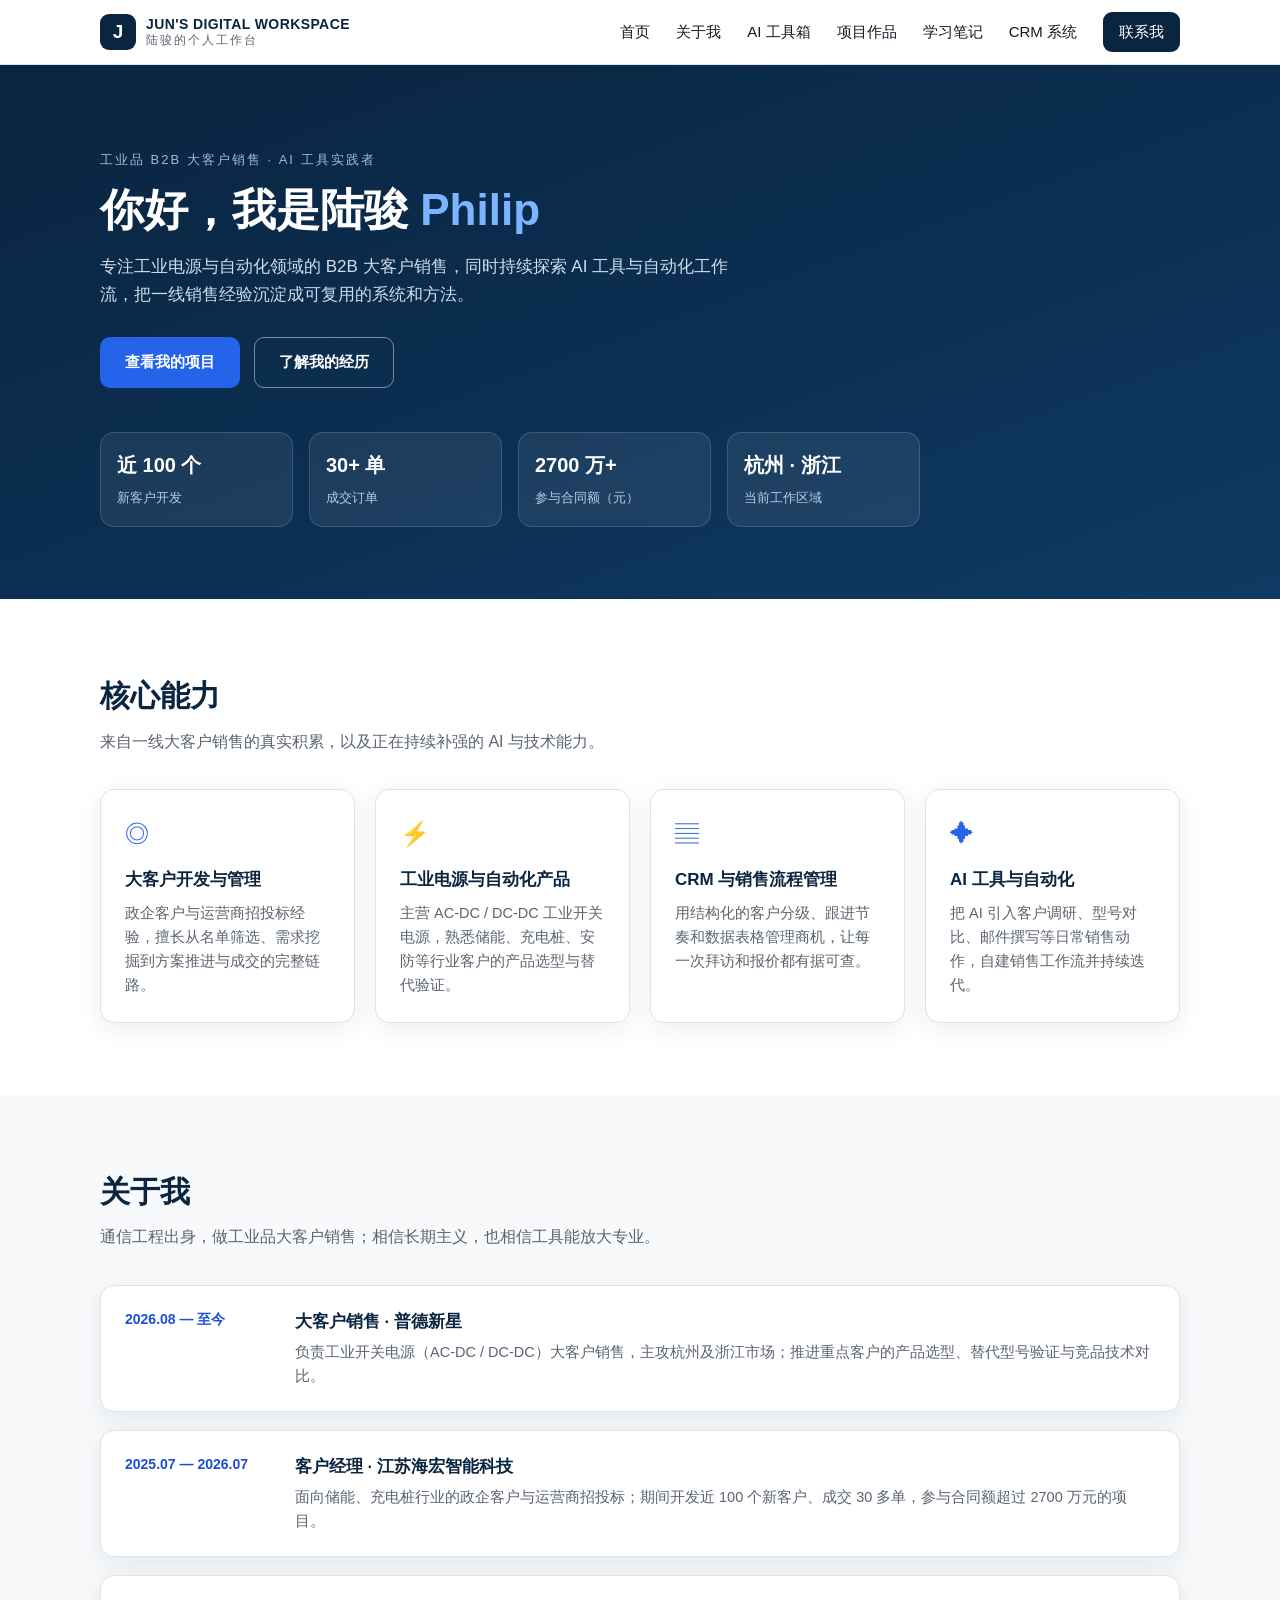
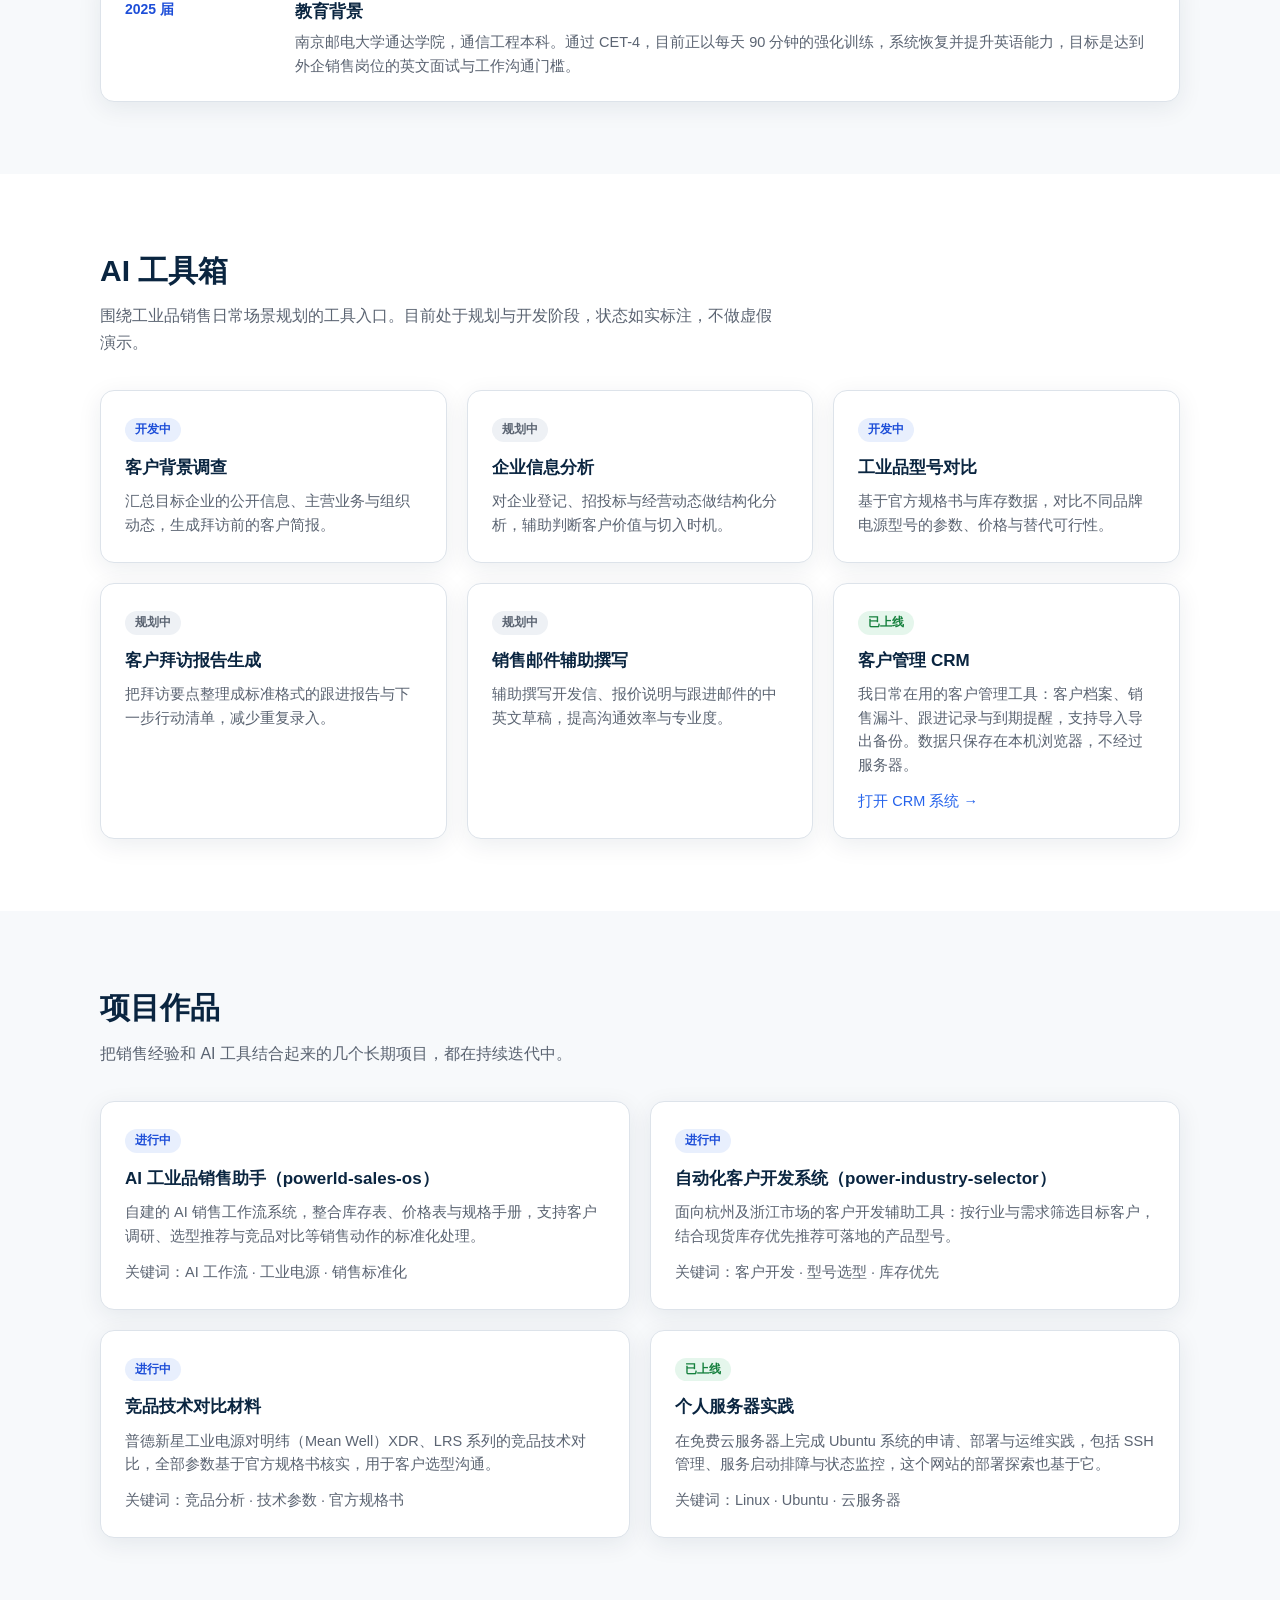
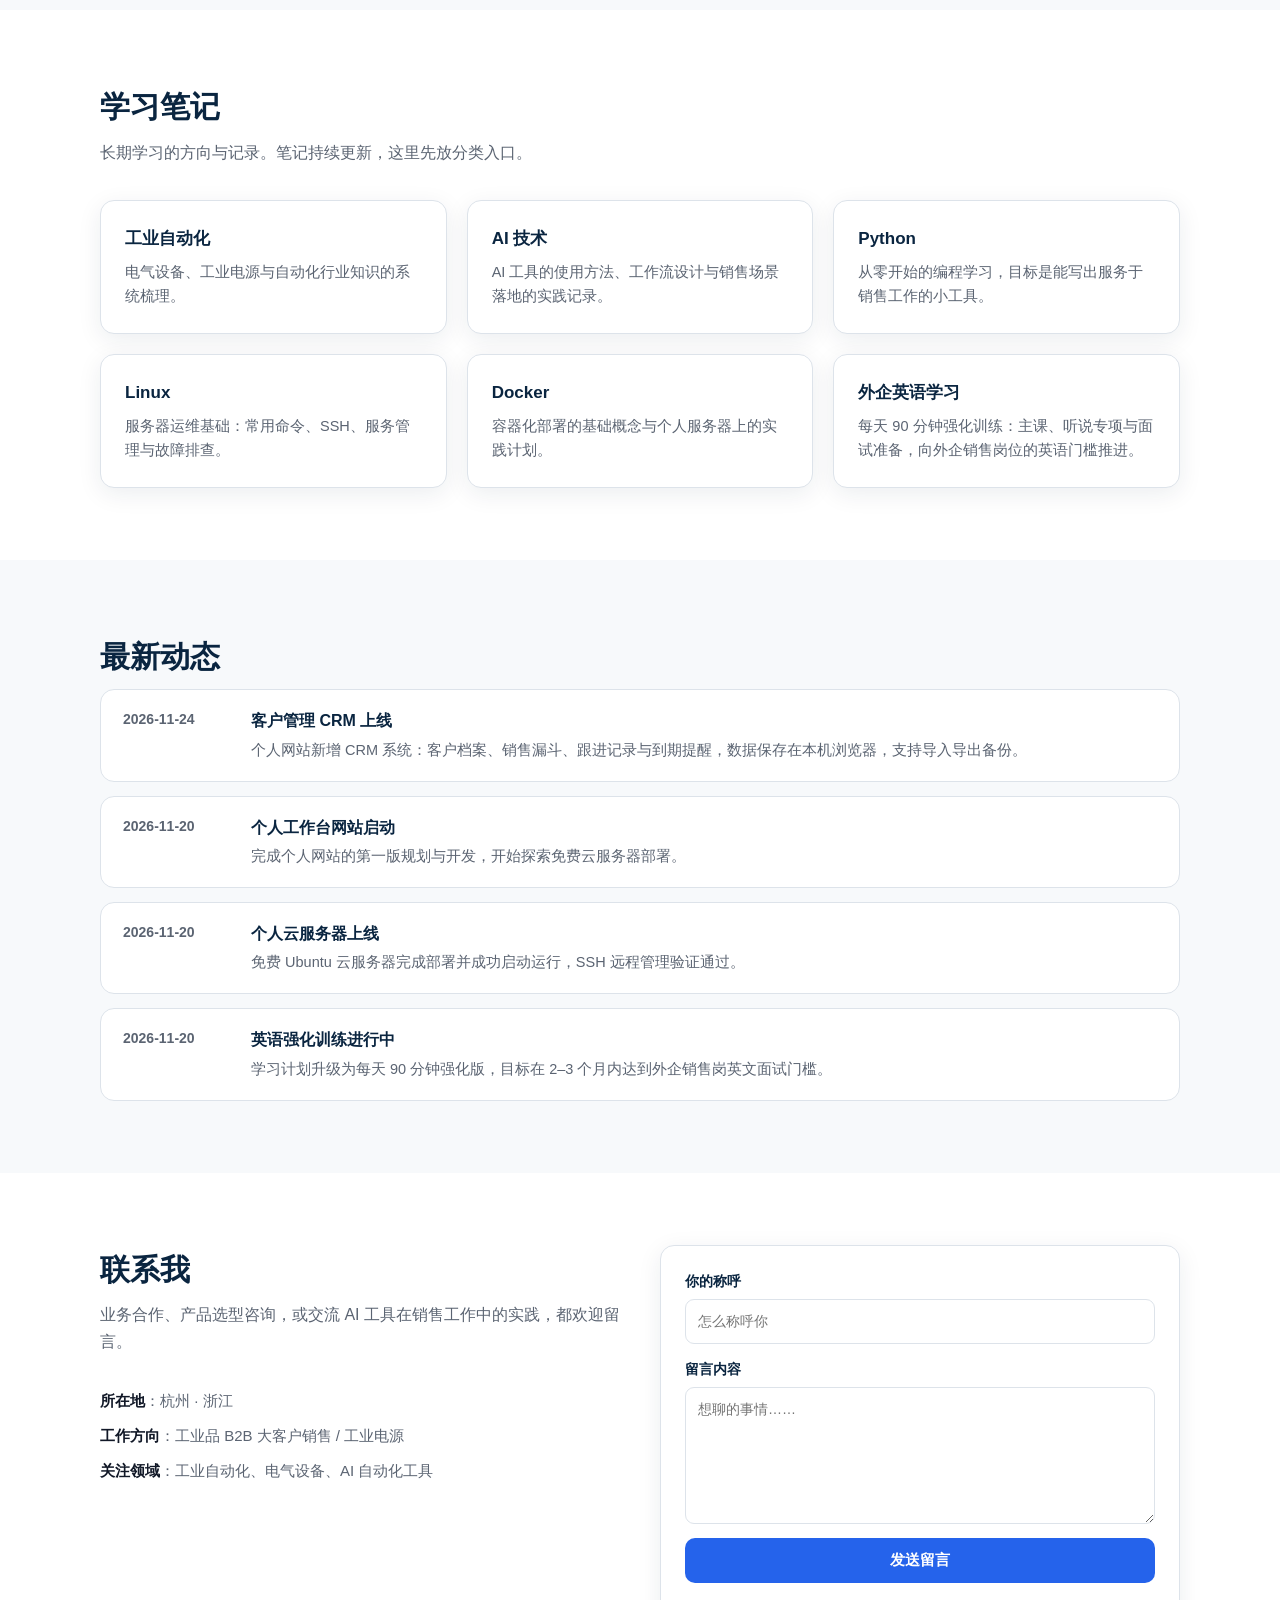
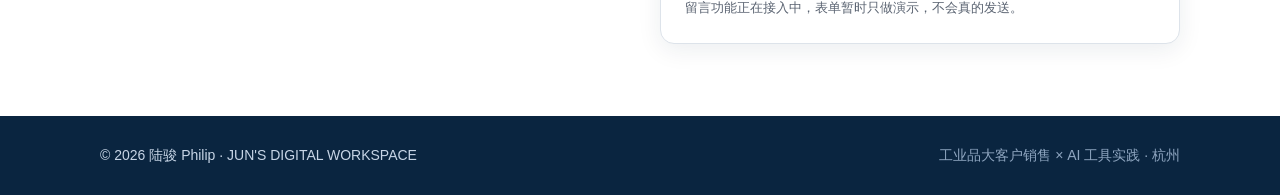
<file: index.html>
<!DOCTYPE html>
<html lang="zh-CN">
<head>
<meta charset="UTF-8">
<meta name="viewport" content="width=device-width, initial-scale=1.0">
<title>陆骏的个人工作台 | JUN'S DIGITAL WORKSPACE</title>
<meta name="description" content="陆骏 Philip 的个人工作台：工业品 B2B 大客户销售经验、AI 工具与自动化项目、学习与成长记录。">
<link rel="stylesheet" href="assets/styles.css">
<link rel="icon" href="data:image/svg+xml,<svg xmlns='http://www.w3.org/2000/svg' viewBox='0 0 100 100'><rect width='100' height='100' rx='18' fill='%230a2540'/><text x='50' y='66' font-size='52' text-anchor='middle' fill='white' font-family='Arial' font-weight='bold'>J</text></svg>">
</head>
<body>

<header class="site-header">
  <div class="container nav-wrap">
    <a class="logo" href="#home">
      <span class="logo-mark">J</span>
      <span class="logo-text">JUN'S DIGITAL WORKSPACE<small>陆骏的个人工作台</small></span>
    </a>
    <button class="nav-toggle" id="navToggle" aria-label="打开菜单" aria-expanded="false">☰</button>
    <nav class="main-nav" id="mainNav">
      <a href="#home">首页</a>
      <a href="#about">关于我</a>
      <a href="#toolbox">AI 工具箱</a>
      <a href="#projects">项目作品</a>
      <a href="#notes">学习笔记</a>
      <a href="crm/">CRM 系统</a>
      <a href="#contact" class="nav-cta">联系我</a>
    </nav>
  </div>
</header>

<main>
<!-- 首页 / Hero -->
<section class="hero" id="home">
  <div class="container hero-inner">
    <p class="hero-eyebrow">工业品 B2B 大客户销售 · AI 工具实践者</p>
    <h1>你好，我是陆骏 <span class="accent">Philip</span></h1>
    <p class="hero-sub">专注工业电源与自动化领域的 B2B 大客户销售，同时持续探索 AI 工具与自动化工作流，把一线销售经验沉淀成可复用的系统和方法。</p>
    <div class="hero-actions">
      <a class="btn btn-primary" href="#projects">查看我的项目</a>
      <a class="btn btn-ghost" href="#about">了解我的经历</a>
    </div>
    <div class="hero-stats">
      <div class="stat"><strong>近 100 个</strong><span>新客户开发</span></div>
      <div class="stat"><strong>30+ 单</strong><span>成交订单</span></div>
      <div class="stat"><strong>2700 万+</strong><span>参与合同额（元）</span></div>
      <div class="stat"><strong>杭州 · 浙江</strong><span>当前工作区域</span></div>
    </div>
  </div>
</section>

<!-- 核心能力 -->
<section class="section" id="skills">
  <div class="container">
    <h2 class="section-title">核心能力</h2>
    <p class="section-desc">来自一线大客户销售的真实积累，以及正在持续补强的 AI 与技术能力。</p>
    <div class="grid grid-4">
      <article class="card reveal">
        <div class="card-icon">◎</div>
        <h3>大客户开发与管理</h3>
        <p>政企客户与运营商招投标经验，擅长从名单筛选、需求挖掘到方案推进与成交的完整链路。</p>
      </article>
      <article class="card reveal">
        <div class="card-icon">⚡</div>
        <h3>工业电源与自动化产品</h3>
        <p>主营 AC-DC / DC-DC 工业开关电源，熟悉储能、充电桩、安防等行业客户的产品选型与替代验证。</p>
      </article>
      <article class="card reveal">
        <div class="card-icon">▤</div>
        <h3>CRM 与销售流程管理</h3>
        <p>用结构化的客户分级、跟进节奏和数据表格管理商机，让每一次拜访和报价都有据可查。</p>
      </article>
      <article class="card reveal">
        <div class="card-icon">✦</div>
        <h3>AI 工具与自动化</h3>
        <p>把 AI 引入客户调研、型号对比、邮件撰写等日常销售动作，自建销售工作流并持续迭代。</p>
      </article>
    </div>
  </div>
</section>

<!-- 关于我 -->
<section class="section section-alt" id="about">
  <div class="container">
    <h2 class="section-title">关于我</h2>
    <p class="section-desc">通信工程出身，做工业品大客户销售；相信长期主义，也相信工具能放大专业。</p>
    <div class="timeline">
      <article class="timeline-item reveal">
        <div class="timeline-date">2026.08 — 至今</div>
        <div class="timeline-body">
          <h3>大客户销售 · 普德新星</h3>
          <p>负责工业开关电源（AC-DC / DC-DC）大客户销售，主攻杭州及浙江市场；推进重点客户的产品选型、替代型号验证与竞品技术对比。</p>
        </div>
      </article>
      <article class="timeline-item reveal">
        <div class="timeline-date">2025.07 — 2026.07</div>
        <div class="timeline-body">
          <h3>客户经理 · 江苏海宏智能科技</h3>
          <p>面向储能、充电桩行业的政企客户与运营商招投标；期间开发近 100 个新客户、成交 30 多单，参与合同额超过 2700 万元的项目。</p>
        </div>
      </article>
      <article class="timeline-item reveal">
        <div class="timeline-date">2025 届</div>
        <div class="timeline-body">
          <h3>教育背景</h3>
          <p>南京邮电大学通达学院，通信工程本科。通过 CET-4，目前正以每天 90 分钟的强化训练，系统恢复并提升英语能力，目标是达到外企销售岗位的英文面试与工作沟通门槛。</p>
        </div>
      </article>
    </div>
  </div>
</section>

<!-- AI 工具箱 -->
<section class="section" id="toolbox">
  <div class="container">
    <h2 class="section-title">AI 工具箱</h2>
    <p class="section-desc">围绕工业品销售日常场景规划的工具入口。目前处于规划与开发阶段，状态如实标注，不做虚假演示。</p>
    <div class="grid grid-3">
      <article class="card reveal">
        <span class="badge badge-dev">开发中</span>
        <h3>客户背景调查</h3>
        <p>汇总目标企业的公开信息、主营业务与组织动态，生成拜访前的客户简报。</p>
      </article>
      <article class="card reveal">
        <span class="badge badge-plan">规划中</span>
        <h3>企业信息分析</h3>
        <p>对企业登记、招投标与经营动态做结构化分析，辅助判断客户价值与切入时机。</p>
      </article>
      <article class="card reveal">
        <span class="badge badge-dev">开发中</span>
        <h3>工业品型号对比</h3>
        <p>基于官方规格书与库存数据，对比不同品牌电源型号的参数、价格与替代可行性。</p>
      </article>
      <article class="card reveal">
        <span class="badge badge-plan">规划中</span>
        <h3>客户拜访报告生成</h3>
        <p>把拜访要点整理成标准格式的跟进报告与下一步行动清单，减少重复录入。</p>
      </article>
      <article class="card reveal">
        <span class="badge badge-plan">规划中</span>
        <h3>销售邮件辅助撰写</h3>
        <p>辅助撰写开发信、报价说明与跟进邮件的中英文草稿，提高沟通效率与专业度。</p>
      </article>
      <article class="card reveal">
        <span class="badge badge-live">已上线</span>
        <h3>客户管理 CRM</h3>
        <p>我日常在用的客户管理工具：客户档案、销售漏斗、跟进记录与到期提醒，支持导入导出备份。数据只保存在本机浏览器，不经过服务器。</p>
        <p class="project-meta"><a href="crm/">打开 CRM 系统 →</a></p>
      </article>
    </div>
  </div>
</section>

<!-- 项目作品 -->
<section class="section section-alt" id="projects">
  <div class="container">
    <h2 class="section-title">项目作品</h2>
    <p class="section-desc">把销售经验和 AI 工具结合起来的几个长期项目，都在持续迭代中。</p>
    <div class="grid grid-2">
      <article class="card project reveal">
        <span class="badge badge-dev">进行中</span>
        <h3>AI 工业品销售助手（powerld-sales-os）</h3>
        <p>自建的 AI 销售工作流系统，整合库存表、价格表与规格手册，支持客户调研、选型推荐与竞品对比等销售动作的标准化处理。</p>
        <p class="project-meta">关键词：AI 工作流 · 工业电源 · 销售标准化</p>
      </article>
      <article class="card project reveal">
        <span class="badge badge-dev">进行中</span>
        <h3>自动化客户开发系统（power-industry-selector）</h3>
        <p>面向杭州及浙江市场的客户开发辅助工具：按行业与需求筛选目标客户，结合现货库存优先推荐可落地的产品型号。</p>
        <p class="project-meta">关键词：客户开发 · 型号选型 · 库存优先</p>
      </article>
      <article class="card project reveal">
        <span class="badge badge-dev">进行中</span>
        <h3>竞品技术对比材料</h3>
        <p>普德新星工业电源对明纬（Mean Well）XDR、LRS 系列的竞品技术对比，全部参数基于官方规格书核实，用于客户选型沟通。</p>
        <p class="project-meta">关键词：竞品分析 · 技术参数 · 官方规格书</p>
      </article>
      <article class="card project reveal">
        <span class="badge badge-live">已上线</span>
        <h3>个人服务器实践</h3>
        <p>在免费云服务器上完成 Ubuntu 系统的申请、部署与运维实践，包括 SSH 管理、服务启动排障与状态监控，这个网站的部署探索也基于它。</p>
        <p class="project-meta">关键词：Linux · Ubuntu · 云服务器</p>
      </article>
    </div>
  </div>
</section>

<!-- 学习笔记 -->
<section class="section" id="notes">
  <div class="container">
    <h2 class="section-title">学习笔记</h2>
    <p class="section-desc">长期学习的方向与记录。笔记持续更新，这里先放分类入口。</p>
    <div class="grid grid-3">
      <article class="card reveal"><h3>工业自动化</h3><p>电气设备、工业电源与自动化行业知识的系统梳理。</p></article>
      <article class="card reveal"><h3>AI 技术</h3><p>AI 工具的使用方法、工作流设计与销售场景落地的实践记录。</p></article>
      <article class="card reveal"><h3>Python</h3><p>从零开始的编程学习，目标是能写出服务于销售工作的小工具。</p></article>
      <article class="card reveal"><h3>Linux</h3><p>服务器运维基础：常用命令、SSH、服务管理与故障排查。</p></article>
      <article class="card reveal"><h3>Docker</h3><p>容器化部署的基础概念与个人服务器上的实践计划。</p></article>
      <article class="card reveal"><h3>外企英语学习</h3><p>每天 90 分钟强化训练：主课、听说专项与面试准备，向外企销售岗位的英语门槛推进。</p></article>
    </div>
  </div>
</section>

<!-- 最新动态 -->
<section class="section section-alt" id="updates">
  <div class="container">
    <h2 class="section-title">最新动态</h2>
    <div class="updates">
      <article class="update-item reveal">
        <time datetime="2026-11-24">2026-11-24</time>
        <div><h3>客户管理 CRM 上线</h3><p>个人网站新增 CRM 系统：客户档案、销售漏斗、跟进记录与到期提醒，数据保存在本机浏览器，支持导入导出备份。</p></div>
      </article>
      <article class="update-item reveal">
        <time datetime="2026-11-20">2026-11-20</time>
        <div><h3>个人工作台网站启动</h3><p>完成个人网站的第一版规划与开发，开始探索免费云服务器部署。</p></div>
      </article>
      <article class="update-item reveal">
        <time datetime="2026-11-20">2026-11-20</time>
        <div><h3>个人云服务器上线</h3><p>免费 Ubuntu 云服务器完成部署并成功启动运行，SSH 远程管理验证通过。</p></div>
      </article>
      <article class="update-item reveal">
        <time datetime="2026-11-20">2026-11-20</time>
        <div><h3>英语强化训练进行中</h3><p>学习计划升级为每天 90 分钟强化版，目标在 2–3 个月内达到外企销售岗英文面试门槛。</p></div>
      </article>
    </div>
  </div>
</section>

<!-- 联系 -->
<section class="section" id="contact">
  <div class="container contact-wrap">
    <div>
      <h2 class="section-title">联系我</h2>
      <p class="section-desc">业务合作、产品选型咨询，或交流 AI 工具在销售工作中的实践，都欢迎留言。</p>
      <ul class="contact-list">
        <li><strong>所在地</strong>：杭州 · 浙江</li>
        <li><strong>工作方向</strong>：工业品 B2B 大客户销售 / 工业电源</li>
        <li><strong>关注领域</strong>：工业自动化、电气设备、AI 自动化工具</li>
      </ul>
      <!-- 如需公开邮箱，把下面一行取消注释并填入你的公开联系邮箱。默认不公开私人邮箱，避免垃圾邮件。
      <p class="contact-mail">邮箱：your-public-email@example.com</p> -->
    </div>
    <form class="contact-form" id="contactForm">
      <label>你的称呼<input type="text" name="name" placeholder="怎么称呼你" autocomplete="name"></label>
      <label>留言内容<textarea name="message" rows="5" placeholder="想聊的事情……"></textarea></label>
      <button class="btn btn-primary" type="submit">发送留言</button>
      <p class="form-note" id="formNote">留言功能正在接入中，表单暂时只做演示，不会真的发送。</p>
    </form>
  </div>
</section>
</main>

<footer class="site-footer">
  <div class="container footer-inner">
    <p>© 2026 陆骏 Philip · JUN'S DIGITAL WORKSPACE</p>
    <p class="footer-note">工业品大客户销售 × AI 工具实践 · 杭州</p>
  </div>
</footer>

<script src="assets/script.js"></script>
</body>
</html>
</file>
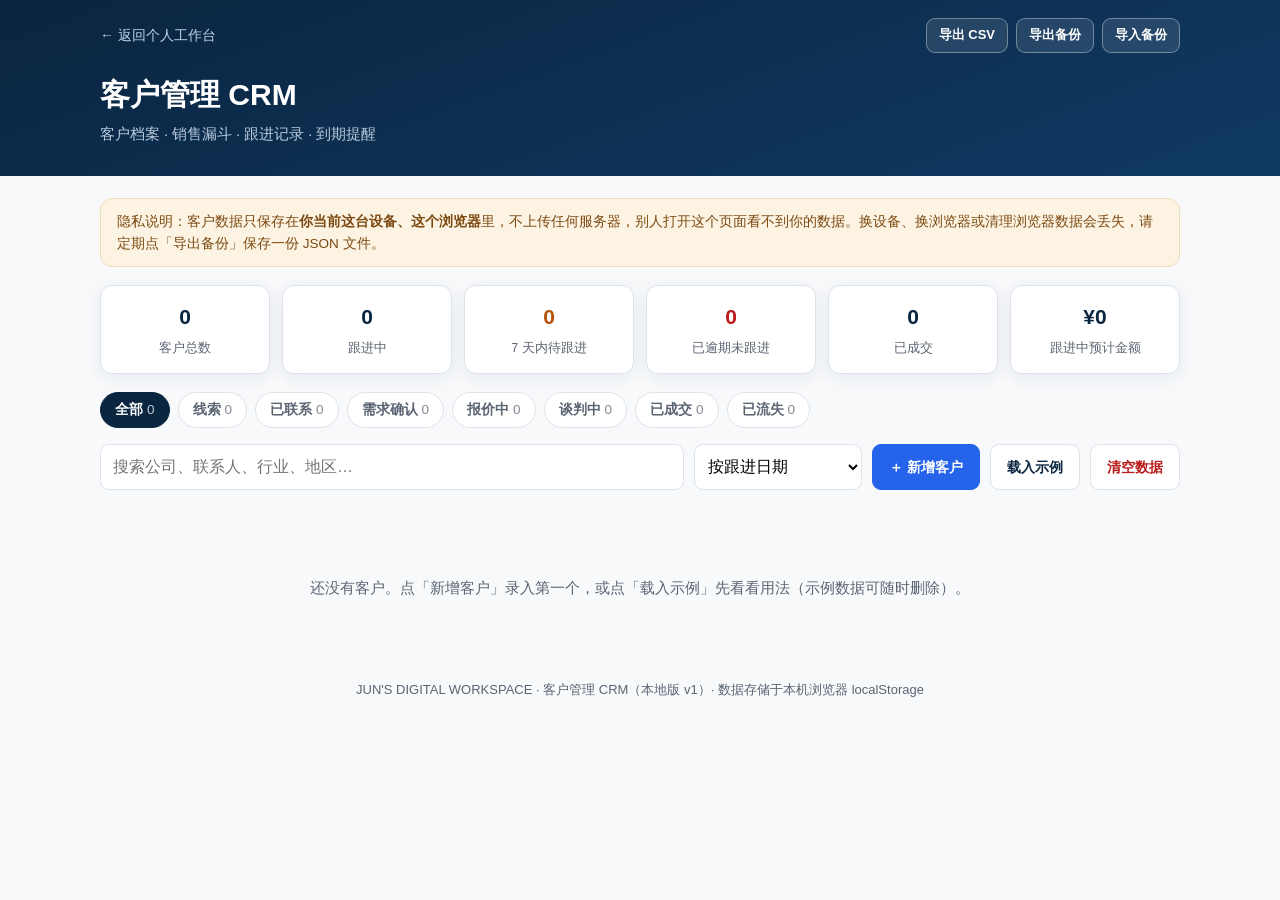
<file: crm/index.html>
<!DOCTYPE html>
<html lang="zh-CN">
<head>
<meta charset="UTF-8">
<meta name="viewport" content="width=device-width, initial-scale=1.0">
<title>客户管理 CRM | 陆骏的个人工作台</title>
<meta name="description" content="陆骏的个人客户管理工具：客户档案、销售漏斗、跟进记录与提醒。数据只保存在本机浏览器。">
<link rel="stylesheet" href="crm.css">
<link rel="icon" href="data:image/svg+xml,<svg xmlns='http://www.w3.org/2000/svg' viewBox='0 0 100 100'><rect width='100' height='100' rx='18' fill='%230a2540'/><text x='50' y='66' font-size='52' text-anchor='middle' fill='white' font-family='Arial' font-weight='bold'>J</text></svg>">
</head>
<body>

<header class="crm-header">
  <div class="container header-inner">
    <a class="back-link" href="../index.html">← 返回个人工作台</a>
    <div class="header-actions">
      <button class="btn btn-small" id="btnExportCsv">导出 CSV</button>
      <button class="btn btn-small" id="btnExportJson">导出备份</button>
      <button class="btn btn-small" id="btnImport">导入备份</button>
      <input type="file" id="importFile" accept=".json,application/json" hidden>
    </div>
  </div>
  <div class="container">
    <h1>客户管理 CRM</h1>
    <p class="header-sub">客户档案 · 销售漏斗 · 跟进记录 · 到期提醒</p>
  </div>
</header>

<main class="container">
  <p class="privacy-note">隐私说明：客户数据只保存在<strong>你当前这台设备、这个浏览器</strong>里，不上传任何服务器，别人打开这个页面看不到你的数据。换设备、换浏览器或清理浏览器数据会丢失，请定期点「导出备份」保存一份 JSON 文件。</p>

  <!-- 数据概览 -->
  <section class="stats" id="stats">
    <div class="stat-card"><strong id="statTotal">0</strong><span>客户总数</span></div>
    <div class="stat-card"><strong id="statActive">0</strong><span>跟进中</span></div>
    <div class="stat-card warn"><strong id="statDue">0</strong><span>7 天内待跟进</span></div>
    <div class="stat-card danger"><strong id="statOverdue">0</strong><span>已逾期未跟进</span></div>
    <div class="stat-card"><strong id="statWon">0</strong><span>已成交</span></div>
    <div class="stat-card"><strong id="statAmount">¥0</strong><span>跟进中预计金额</span></div>
  </section>

  <!-- 漏斗筛选 -->
  <section class="funnel" id="funnel"></section>

  <!-- 工具栏 -->
  <section class="toolbar">
    <input type="search" id="searchInput" placeholder="搜索公司、联系人、行业、地区…">
    <select id="sortSelect" aria-label="排序">
      <option value="nextFollow">按跟进日期</option>
      <option value="updated">最近更新</option>
      <option value="amount">预计金额从高到低</option>
      <option value="created">最新添加</option>
    </select>
    <button class="btn btn-primary" id="btnAdd">＋ 新增客户</button>
    <button class="btn" id="btnSample">载入示例</button>
    <button class="btn btn-danger-ghost" id="btnClear">清空数据</button>
  </section>

  <!-- 客户列表 -->
  <section id="customerList" class="customer-list"></section>
  <p class="empty" id="emptyState" hidden>还没有客户。点「新增客户」录入第一个，或点「载入示例」先看看用法（示例数据可随时删除）。</p>
</main>

<footer class="crm-footer">
  <div class="container">JUN'S DIGITAL WORKSPACE · 客户管理 CRM（本地版 v1）· 数据存储于本机浏览器 localStorage</div>
</footer>

<!-- 客户表单弹窗 -->
<div class="modal-backdrop" id="customerModal" hidden>
  <div class="modal">
    <h2 id="customerModalTitle">新增客户</h2>
    <form id="customerForm">
      <div class="form-grid">
        <label class="span2">公司名称 *<input name="company" required placeholder="如：杭州××自动化有限公司"></label>
        <label>联系人<input name="contact" placeholder="姓名"></label>
        <label>职务<input name="title" placeholder="采购经理 / 老板…"></label>
        <label>电话<input name="phone" placeholder="手机号"></label>
        <label>微信<input name="wechat" placeholder="微信号"></label>
        <label>行业<input name="industry" list="industryList" placeholder="控制柜 / 安防 / 储能…">
          <datalist id="industryList">
            <option value="控制柜"></option><option value="安防监控"></option><option value="储能"></option>
            <option value="充电桩"></option><option value="工业自动化"></option><option value="机床设备"></option>
            <option value="纺织印花"></option><option value="其他"></option>
          </datalist>
        </label>
        <label>地区<input name="region" placeholder="杭州 / 浙江…"></label>
        <label>销售阶段
          <select name="stage" id="stageSelect"></select>
        </label>
        <label>客户等级
          <select name="level"><option value="A">A（重点）</option><option value="B" selected>B（普通）</option><option value="C">C（储备）</option></select>
        </label>
        <label>客户来源<input name="source" placeholder="自主开发 / 官网留资 / 转介绍…"></label>
        <label>预计金额（元）<input name="amount" type="number" min="0" step="100" placeholder="0"></label>
        <label>上次联系<input name="lastContact" type="date"></label>
        <label>下次跟进<input name="nextFollow" type="date"></label>
        <label class="span2">备注<textarea name="notes" rows="3" placeholder="需求、关注的型号、报价情况等"></textarea></label>
      </div>
      <div class="modal-actions">
        <button type="button" class="btn" data-close>取消</button>
        <button type="submit" class="btn btn-primary">保存</button>
      </div>
    </form>
  </div>
</div>

<!-- 跟进记录弹窗 -->
<div class="modal-backdrop" id="logModal" hidden>
  <div class="modal">
    <h2 id="logModalTitle">跟进记录</h2>
    <div class="log-list" id="logList"></div>
    <form id="logForm">
      <div class="form-grid">
        <label>日期<input name="date" type="date" required></label>
        <label>方式
          <select name="type"><option>电话</option><option>微信</option><option>拜访</option><option>邮件</option><option>报价</option><option>其他</option></select>
        </label>
        <label class="span2">跟进内容<textarea name="content" rows="3" required placeholder="聊了什么、客户反馈、下一步"></textarea></label>
        <label>下次跟进日期<input name="nextFollow" type="date"></label>
        <label>同步调整阶段
          <select name="stage" id="logStageSelect"><option value="">不调整</option></select>
        </label>
      </div>
      <div class="modal-actions">
        <button type="button" class="btn" data-close>关闭</button>
        <button type="submit" class="btn btn-primary">添加记录</button>
      </div>
    </form>
  </div>
</div>

<script src="crm.js"></script>
</body>
</html>
</file>
<file: assets/styles.css>
:root{
  --navy:#0a2540;
  --navy-2:#0e3057;
  --ink:#111827;
  --grey:#5b6472;
  --grey-light:#eef1f5;
  --border:#dde3ea;
  --accent:#2563eb;
  --accent-dark:#1d4ed8;
  --white:#ffffff;
  --radius:14px;
  --shadow:0 6px 24px rgba(10,37,64,.08);
}
*{margin:0;padding:0;box-sizing:border-box}
html{scroll-behavior:smooth}
body{
  font-family:-apple-system,BlinkMacSystemFont,"Segoe UI","PingFang SC","Hiragino Sans GB","Microsoft YaHei",Arial,sans-serif;
  color:var(--ink);background:var(--white);line-height:1.65;
}
.container{max-width:1120px;margin:0 auto;padding:0 20px}
a{color:var(--accent);text-decoration:none}

/* Header */
.site-header{position:sticky;top:0;z-index:50;background:rgba(255,255,255,.94);backdrop-filter:blur(8px);border-bottom:1px solid var(--border)}
.nav-wrap{display:flex;align-items:center;justify-content:space-between;height:64px}
.logo{display:flex;align-items:center;gap:10px;color:var(--navy)}
.logo-mark{width:36px;height:36px;border-radius:9px;background:var(--navy);color:#fff;display:flex;align-items:center;justify-content:center;font-weight:700;font-size:19px}
.logo-text{font-weight:700;font-size:14px;letter-spacing:.4px;line-height:1.2;display:flex;flex-direction:column}
.logo-text small{font-weight:400;color:var(--grey);font-size:12px;letter-spacing:2px}
.main-nav{display:flex;gap:26px;align-items:center}
.main-nav a{color:var(--ink);font-size:15px}
.main-nav a:hover{color:var(--accent)}
.main-nav .nav-cta{background:var(--navy);color:#fff;padding:8px 16px;border-radius:9px}
.main-nav .nav-cta:hover{background:var(--navy-2);color:#fff}
.nav-toggle{display:none;background:none;border:0;font-size:24px;cursor:pointer;color:var(--navy)}

/* Hero */
.hero{background:linear-gradient(160deg,var(--navy) 0%,#0b2f52 55%,#103a63 100%);color:#fff;padding:84px 0 72px}
.hero-eyebrow{color:#9db9d8;letter-spacing:2px;font-size:13px;margin-bottom:14px}
.hero h1{font-size:44px;line-height:1.2;margin-bottom:16px}
.hero h1 .accent{color:#7db4ff}
.hero-sub{max-width:640px;color:#cfdded;font-size:17px;margin-bottom:28px}
.hero-actions{display:flex;gap:14px;flex-wrap:wrap;margin-bottom:44px}
.btn{display:inline-block;padding:12px 24px;border-radius:10px;font-size:15px;font-weight:600;border:1px solid transparent;cursor:pointer}
.btn-primary{background:var(--accent);color:#fff}
.btn-primary:hover{background:var(--accent-dark)}
.btn-ghost{background:transparent;color:#fff;border-color:rgba(255,255,255,.45)}
.btn-ghost:hover{border-color:#fff}
.hero-stats{display:grid;grid-template-columns:repeat(4,1fr);gap:16px;max-width:820px}
.stat{background:rgba(255,255,255,.07);border:1px solid rgba(255,255,255,.14);border-radius:var(--radius);padding:16px}
.stat strong{display:block;font-size:20px;margin-bottom:2px}
.stat span{color:#b9cbdf;font-size:13px}

/* Sections */
.section{padding:72px 0}
.section-alt{background:#f7f9fb}
.section-title{font-size:30px;color:var(--navy);margin-bottom:8px}
.section-desc{color:var(--grey);max-width:680px;margin-bottom:34px}
.grid{display:grid;gap:20px}
.grid-2{grid-template-columns:repeat(2,1fr)}
.grid-3{grid-template-columns:repeat(3,1fr)}
.grid-4{grid-template-columns:repeat(4,1fr)}
.card{background:#fff;border:1px solid var(--border);border-radius:var(--radius);padding:24px;box-shadow:var(--shadow)}
.card h3{font-size:17px;color:var(--navy);margin-bottom:8px}
.card p{color:var(--grey);font-size:14.5px}
.card-icon{font-size:24px;color:var(--accent);margin-bottom:12px}
.card-dashed{border-style:dashed;box-shadow:none}
.badge{display:inline-block;font-size:12px;padding:2px 10px;border-radius:999px;margin-bottom:12px;font-weight:600}
.badge-dev{background:#e8effd;color:var(--accent-dark)}
.badge-plan{background:#eef1f5;color:var(--grey)}
.badge-live{background:#e5f6ec;color:#15803d}
.project-meta{margin-top:12px;font-size:13px;color:#8a94a3}

/* Timeline */
.timeline{display:flex;flex-direction:column;gap:18px}
.timeline-item{display:grid;grid-template-columns:150px 1fr;gap:20px;background:#fff;border:1px solid var(--border);border-radius:var(--radius);padding:22px 24px;box-shadow:var(--shadow)}
.timeline-date{color:var(--accent-dark);font-weight:700;font-size:14px}
.timeline-body h3{color:var(--navy);margin-bottom:6px;font-size:16.5px}
.timeline-body p{color:var(--grey);font-size:14.5px}

/* Updates */
.updates{display:flex;flex-direction:column;gap:14px}
.update-item{display:grid;grid-template-columns:110px 1fr;gap:18px;background:#fff;border:1px solid var(--border);border-radius:var(--radius);padding:18px 22px}
.update-item time{color:var(--grey);font-size:14px;font-weight:600}
.update-item h3{font-size:16px;color:var(--navy);margin-bottom:4px}
.update-item p{color:var(--grey);font-size:14.5px}

/* Contact */
.contact-wrap{display:grid;grid-template-columns:1fr 1fr;gap:40px}
.contact-list{list-style:none;color:var(--grey);font-size:15px}
.contact-list li{margin-bottom:10px}
.contact-list strong{color:var(--ink)}
.contact-form{display:flex;flex-direction:column;gap:14px;background:#fff;border:1px solid var(--border);border-radius:var(--radius);padding:24px;box-shadow:var(--shadow)}
.contact-form label{display:flex;flex-direction:column;gap:6px;font-size:14px;font-weight:600;color:var(--navy)}
.contact-form input,.contact-form textarea{border:1px solid var(--border);border-radius:9px;padding:10px 12px;font:inherit;font-weight:400}
.contact-form input:focus,.contact-form textarea:focus{outline:2px solid var(--accent);outline-offset:0;border-color:transparent}
.form-note{color:var(--grey);font-size:13px}

/* Footer */
.site-footer{background:var(--navy);color:#c7d5e6;padding:28px 0}
.footer-inner{display:flex;justify-content:space-between;gap:12px;flex-wrap:wrap;font-size:14px}
.footer-note{color:#8fa6c0}

/* Reveal animation */
.reveal{opacity:0;transform:translateY(14px);transition:opacity .5s ease,transform .5s ease}
.reveal.visible{opacity:1;transform:none}

/* Responsive */
@media (max-width:960px){
  .grid-4{grid-template-columns:repeat(2,1fr)}
  .grid-3{grid-template-columns:repeat(2,1fr)}
  .hero-stats{grid-template-columns:repeat(2,1fr)}
  .hero h1{font-size:36px}
}
@media (max-width:640px){
  .grid-2,.grid-3,.grid-4{grid-template-columns:1fr}
  .contact-wrap{grid-template-columns:1fr}
  .timeline-item{grid-template-columns:1fr;gap:6px}
  .update-item{grid-template-columns:1fr;gap:4px}
  .hero{padding:56px 0 48px}
  .hero h1{font-size:30px}
  .section{padding:52px 0}
  .nav-toggle{display:block}
  .main-nav{display:none;position:absolute;top:64px;left:0;right:0;background:#fff;flex-direction:column;align-items:flex-start;padding:16px 20px;gap:14px;border-bottom:1px solid var(--border);box-shadow:var(--shadow)}
  .main-nav.open{display:flex}
}
</file>
<file: crm/crm.css>
:root{
  --navy:#0a2540; --navy-2:#0e3057; --ink:#111827; --grey:#5b6472;
  --border:#dde3ea; --accent:#2563eb; --accent-dark:#1d4ed8;
  --warn:#b45309; --warn-bg:#fdf3e2; --danger:#b91c1c; --danger-bg:#fdecec;
  --ok:#15803d; --ok-bg:#e5f6ec; --radius:12px;
  --shadow:0 4px 18px rgba(10,37,64,.07);
}
*{margin:0;padding:0;box-sizing:border-box}
body{font-family:-apple-system,BlinkMacSystemFont,"Segoe UI","PingFang SC","Hiragino Sans GB","Microsoft YaHei",Arial,sans-serif;color:var(--ink);background:#f7f9fb;line-height:1.6}
.container{max-width:1120px;margin:0 auto;padding:0 20px}
button{font:inherit;cursor:pointer}
input,select,textarea{font:inherit}

/* Header */
.crm-header{background:linear-gradient(160deg,var(--navy),#103a63);color:#fff;padding:18px 0 30px}
.header-inner{display:flex;justify-content:space-between;align-items:center;gap:12px;flex-wrap:wrap;margin-bottom:18px}
.back-link{color:#bcd2ea;font-size:14px;text-decoration:none}
.back-link:hover{color:#fff}
.header-actions{display:flex;gap:8px;flex-wrap:wrap}
.crm-header h1{font-size:30px}
.header-sub{color:#b9cbdf;font-size:14.5px;margin-top:4px}

/* Buttons */
.btn{background:#fff;border:1px solid var(--border);border-radius:9px;padding:9px 16px;font-size:14px;font-weight:600;color:var(--navy)}
.btn:hover{border-color:var(--accent);color:var(--accent-dark)}
.btn-small{padding:6px 12px;font-size:13px;background:rgba(255,255,255,.1);color:#fff;border-color:rgba(255,255,255,.35)}
.btn-small:hover{background:rgba(255,255,255,.22);color:#fff;border-color:#fff}
.btn-primary{background:var(--accent);border-color:var(--accent);color:#fff}
.btn-primary:hover{background:var(--accent-dark);color:#fff}
.btn-danger-ghost{color:var(--danger)}
.btn-danger-ghost:hover{border-color:var(--danger);color:var(--danger)}
.btn-mini{padding:4px 10px;font-size:12.5px;border-radius:7px}

.privacy-note{background:var(--warn-bg);border:1px solid #f0dcbb;color:#7c4a12;border-radius:var(--radius);padding:12px 16px;font-size:13.5px;margin:22px 0 18px}

/* Stats */
.stats{display:grid;grid-template-columns:repeat(6,1fr);gap:12px;margin-bottom:18px}
.stat-card{background:#fff;border:1px solid var(--border);border-radius:var(--radius);padding:14px;text-align:center;box-shadow:var(--shadow)}
.stat-card strong{display:block;font-size:21px;color:var(--navy)}
.stat-card span{font-size:12.5px;color:var(--grey)}
.stat-card.warn strong{color:var(--warn)}
.stat-card.danger strong{color:var(--danger)}

/* Funnel */
.funnel{display:flex;gap:8px;flex-wrap:wrap;margin-bottom:16px}
.chip{border:1px solid var(--border);background:#fff;border-radius:999px;padding:6px 14px;font-size:13.5px;font-weight:600;color:var(--grey)}
.chip:hover{border-color:var(--accent)}
.chip.active{background:var(--navy);border-color:var(--navy);color:#fff}
.chip .n{opacity:.75;font-weight:400;margin-left:4px}

/* Toolbar */
.toolbar{display:flex;gap:10px;flex-wrap:wrap;margin-bottom:16px}
.toolbar input[type=search]{flex:1;min-width:200px;border:1px solid var(--border);border-radius:9px;padding:9px 12px;background:#fff}
.toolbar select{border:1px solid var(--border);border-radius:9px;padding:9px;background:#fff}

/* Customer cards */
.customer-list{display:flex;flex-direction:column;gap:12px;padding-bottom:30px}
.customer-card{background:#fff;border:1px solid var(--border);border-radius:var(--radius);padding:16px 18px;box-shadow:var(--shadow)}
.customer-card.overdue{border-left:4px solid var(--danger)}
.customer-card.duesoon{border-left:4px solid var(--warn)}
.card-top{display:flex;align-items:center;gap:10px;flex-wrap:wrap}
.card-top h3{font-size:17px;color:var(--navy)}
.badge{font-size:12px;padding:2px 10px;border-radius:999px;font-weight:600;background:#e8effd;color:var(--accent-dark)}
.badge.won{background:var(--ok-bg);color:var(--ok)}
.badge.lost{background:#eef1f5;color:var(--grey)}
.badge.level{background:#f3eafd;color:#6d28d9}
.card-meta{color:var(--grey);font-size:13.5px;margin-top:6px}
.card-meta b{color:var(--ink);font-weight:600}
.card-dates{display:flex;gap:18px;flex-wrap:wrap;font-size:13.5px;color:var(--grey);margin-top:8px}
.follow-overdue{color:var(--danger);font-weight:700}
.follow-due{color:var(--warn);font-weight:700}
.card-notes{font-size:13.5px;color:var(--grey);margin-top:8px;white-space:pre-wrap}
.card-actions{display:flex;gap:8px;margin-top:12px;flex-wrap:wrap}
.last-log{font-size:13px;color:#8a94a3;margin-top:8px;border-top:1px dashed var(--border);padding-top:8px}
.empty{color:var(--grey);text-align:center;padding:40px 0 60px;font-size:15px}

/* Modal */
.modal-backdrop{position:fixed;inset:0;background:rgba(10,25,40,.55);display:flex;align-items:flex-start;justify-content:center;padding:24px 14px;overflow-y:auto;z-index:80}
.modal-backdrop[hidden]{display:none}
.modal{background:#fff;border-radius:14px;max-width:640px;width:100%;padding:24px;box-shadow:0 18px 50px rgba(0,0,0,.25)}
.modal h2{font-size:19px;color:var(--navy);margin-bottom:16px}
.form-grid{display:grid;grid-template-columns:1fr 1fr;gap:12px}
.form-grid label{display:flex;flex-direction:column;gap:5px;font-size:13.5px;font-weight:600;color:var(--navy)}
.form-grid .span2{grid-column:span 2}
.form-grid input,.form-grid select,.form-grid textarea{border:1px solid var(--border);border-radius:8px;padding:9px 10px;font-weight:400}
.form-grid input:focus,.form-grid select:focus,.form-grid textarea:focus{outline:2px solid var(--accent);border-color:transparent}
.modal-actions{display:flex;justify-content:flex-end;gap:10px;margin-top:18px}
.log-list{display:flex;flex-direction:column;gap:10px;margin-bottom:18px;max-height:260px;overflow-y:auto}
.log-item{border:1px solid var(--border);border-radius:10px;padding:10px 12px;font-size:13.5px}
.log-item .log-head{color:var(--grey);font-size:12.5px;margin-bottom:3px}
.log-item .log-head b{color:var(--accent-dark)}

.crm-footer{color:var(--grey);font-size:13px;text-align:center;padding:20px 0 30px}

@media (max-width:960px){.stats{grid-template-columns:repeat(3,1fr)}}
@media (max-width:640px){
  .stats{grid-template-columns:repeat(2,1fr)}
  .form-grid{grid-template-columns:1fr}
  .form-grid .span2{grid-column:span 1}
  .crm-header h1{font-size:25px}
}
</file>
